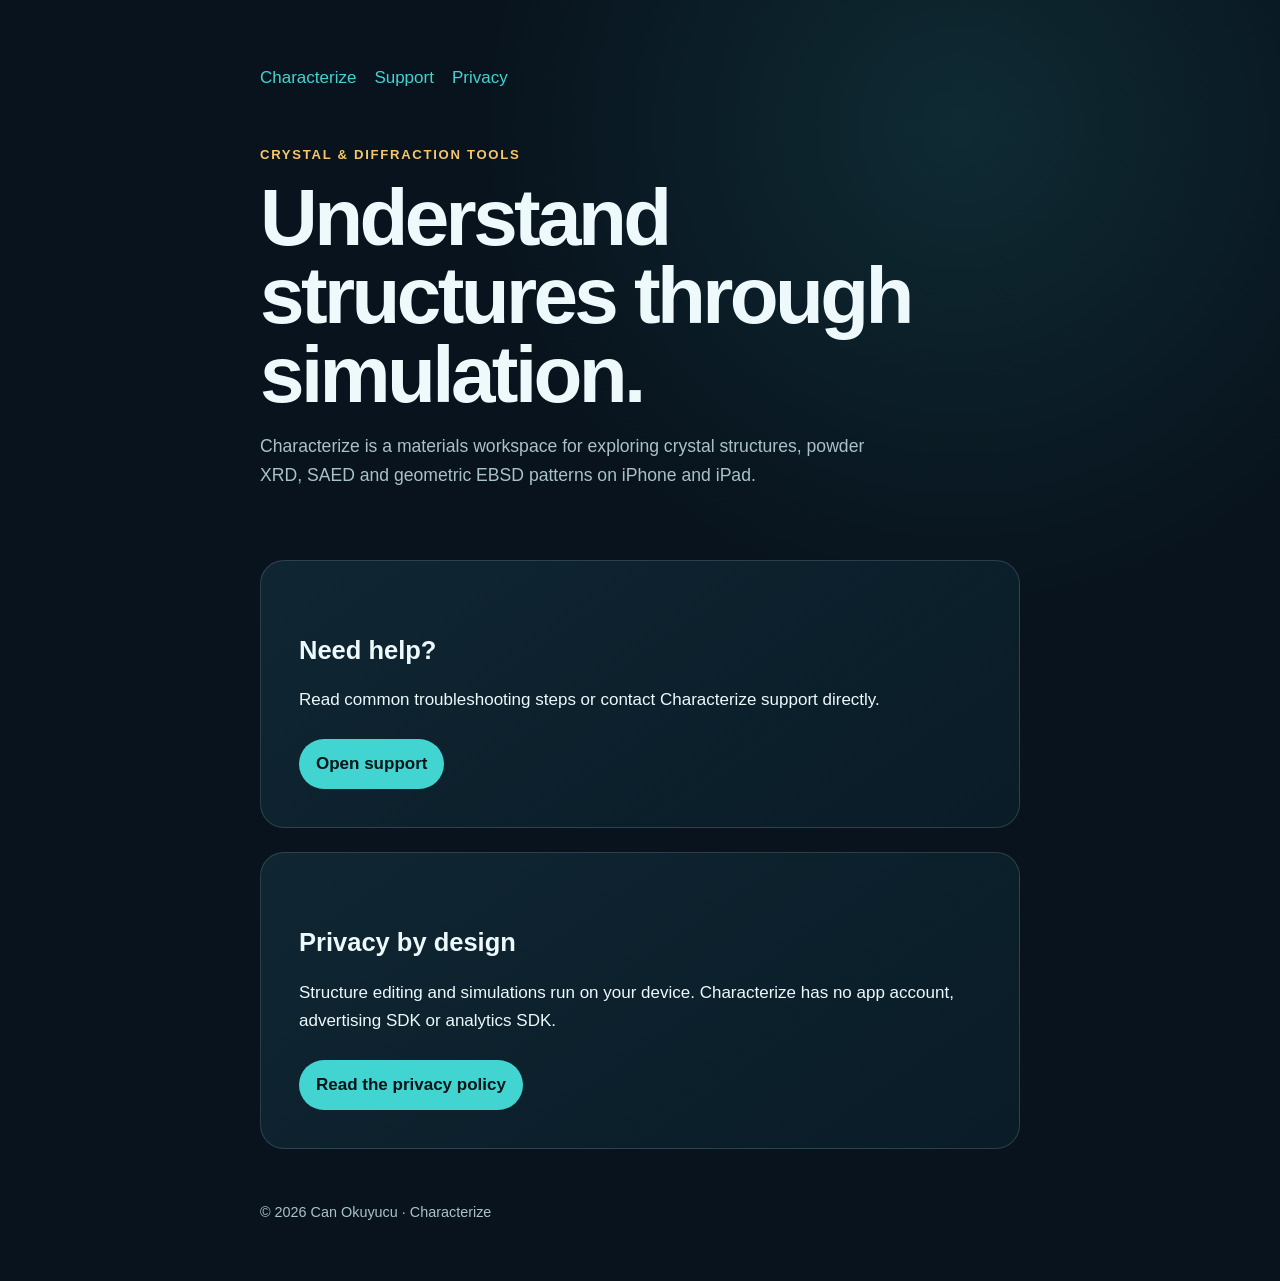
<file: index.html>
<!doctype html>
<html lang="en">
<head>
    <meta charset="utf-8">
    <meta name="viewport" content="width=device-width, initial-scale=1">
    <meta name="description" content="Official support and privacy information for the Characterize crystallography app.">
    <title>Characterize — Support & Privacy</title>
    <link rel="stylesheet" href="styles.css">
</head>
<body>
    <header>
        <nav aria-label="Primary navigation">
            <a href="index.html" aria-current="page">Characterize</a>
            <a href="support.html">Support</a>
            <a href="privacy.html">Privacy</a>
        </nav>
        <p class="eyebrow">Crystal & diffraction tools</p>
        <h1>Understand structures through simulation.</h1>
        <p class="lede">Characterize is a materials workspace for exploring crystal structures, powder XRD, SAED and geometric EBSD patterns on iPhone and iPad.</p>
    </header>
    <main>
        <section class="card">
            <h2>Need help?</h2>
            <p>Read common troubleshooting steps or contact Characterize support directly.</p>
            <a class="button" href="support.html">Open support</a>
        </section>
        <section class="card">
            <h2>Privacy by design</h2>
            <p>Structure editing and simulations run on your device. Characterize has no app account, advertising SDK or analytics SDK.</p>
            <a class="button" href="privacy.html">Read the privacy policy</a>
        </section>
    </main>
    <footer>© 2026 Can Okuyucu · Characterize</footer>
</body>
</html>
</file>
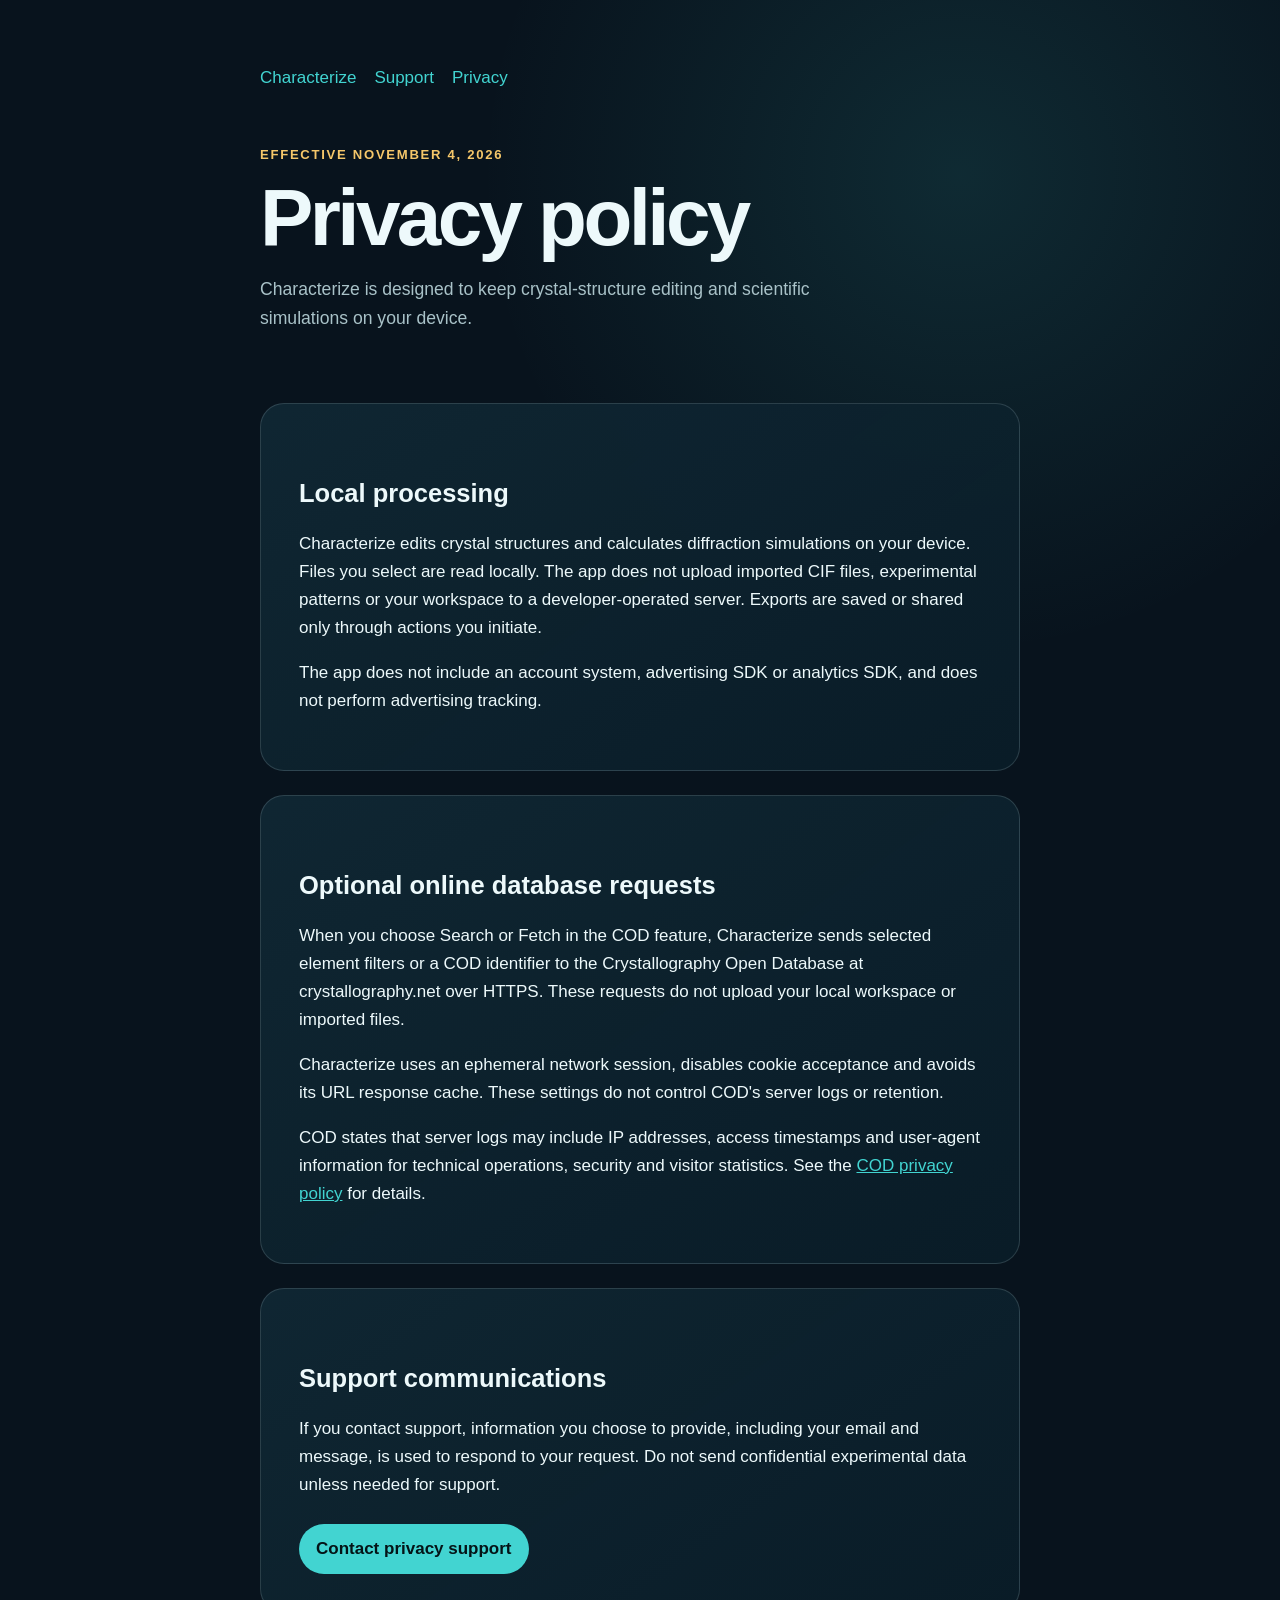
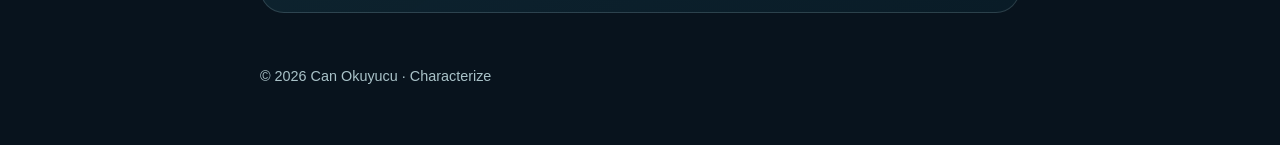
<file: privacy.html>
<!doctype html>
<html lang="en">
<head>
    <meta charset="utf-8">
    <meta name="viewport" content="width=device-width, initial-scale=1">
    <meta name="description" content="Privacy policy for the Characterize crystallography app.">
    <title>Privacy Policy — Characterize</title>
    <link rel="stylesheet" href="styles.css">
</head>
<body>
    <header>
        <nav aria-label="Primary navigation">
            <a href="index.html">Characterize</a>
            <a href="support.html">Support</a>
            <a href="privacy.html" aria-current="page">Privacy</a>
        </nav>
        <p class="eyebrow">Effective November 4, 2026</p>
        <h1>Privacy policy</h1>
        <p class="lede">Characterize is designed to keep crystal-structure editing and scientific simulations on your device.</p>
    </header>
    <main>
        <section class="card">
            <h2>Local processing</h2>
            <p>Characterize edits crystal structures and calculates diffraction simulations on your device. Files you select are read locally. The app does not upload imported CIF files, experimental patterns or your workspace to a developer-operated server. Exports are saved or shared only through actions you initiate.</p>
            <p>The app does not include an account system, advertising SDK or analytics SDK, and does not perform advertising tracking.</p>
        </section>
        <section class="card">
            <h2>Optional online database requests</h2>
            <p>When you choose Search or Fetch in the COD feature, Characterize sends selected element filters or a COD identifier to the Crystallography Open Database at crystallography.net over HTTPS. These requests do not upload your local workspace or imported files.</p>
            <p>Characterize uses an ephemeral network session, disables cookie acceptance and avoids its URL response cache. These settings do not control COD's server logs or retention.</p>
            <p>COD states that server logs may include IP addresses, access timestamps and user-agent information for technical operations, security and visitor statistics. See the <a href="https://www.crystallography.net/cod/documents/topic/privacy/COD-privacy-GDPR.pdf">COD privacy policy</a> for details.</p>
        </section>
        <section class="card">
            <h2>Support communications</h2>
            <p>If you contact support, information you choose to provide, including your email and message, is used to respond to your request. Do not send confidential experimental data unless needed for support.</p>
            <a class="button" href="mailto:characterizeapp@gmail.com">Contact privacy support</a>
        </section>
    </main>
    <footer>© 2026 Can Okuyucu · Characterize</footer>
</body>
</html>
</file>
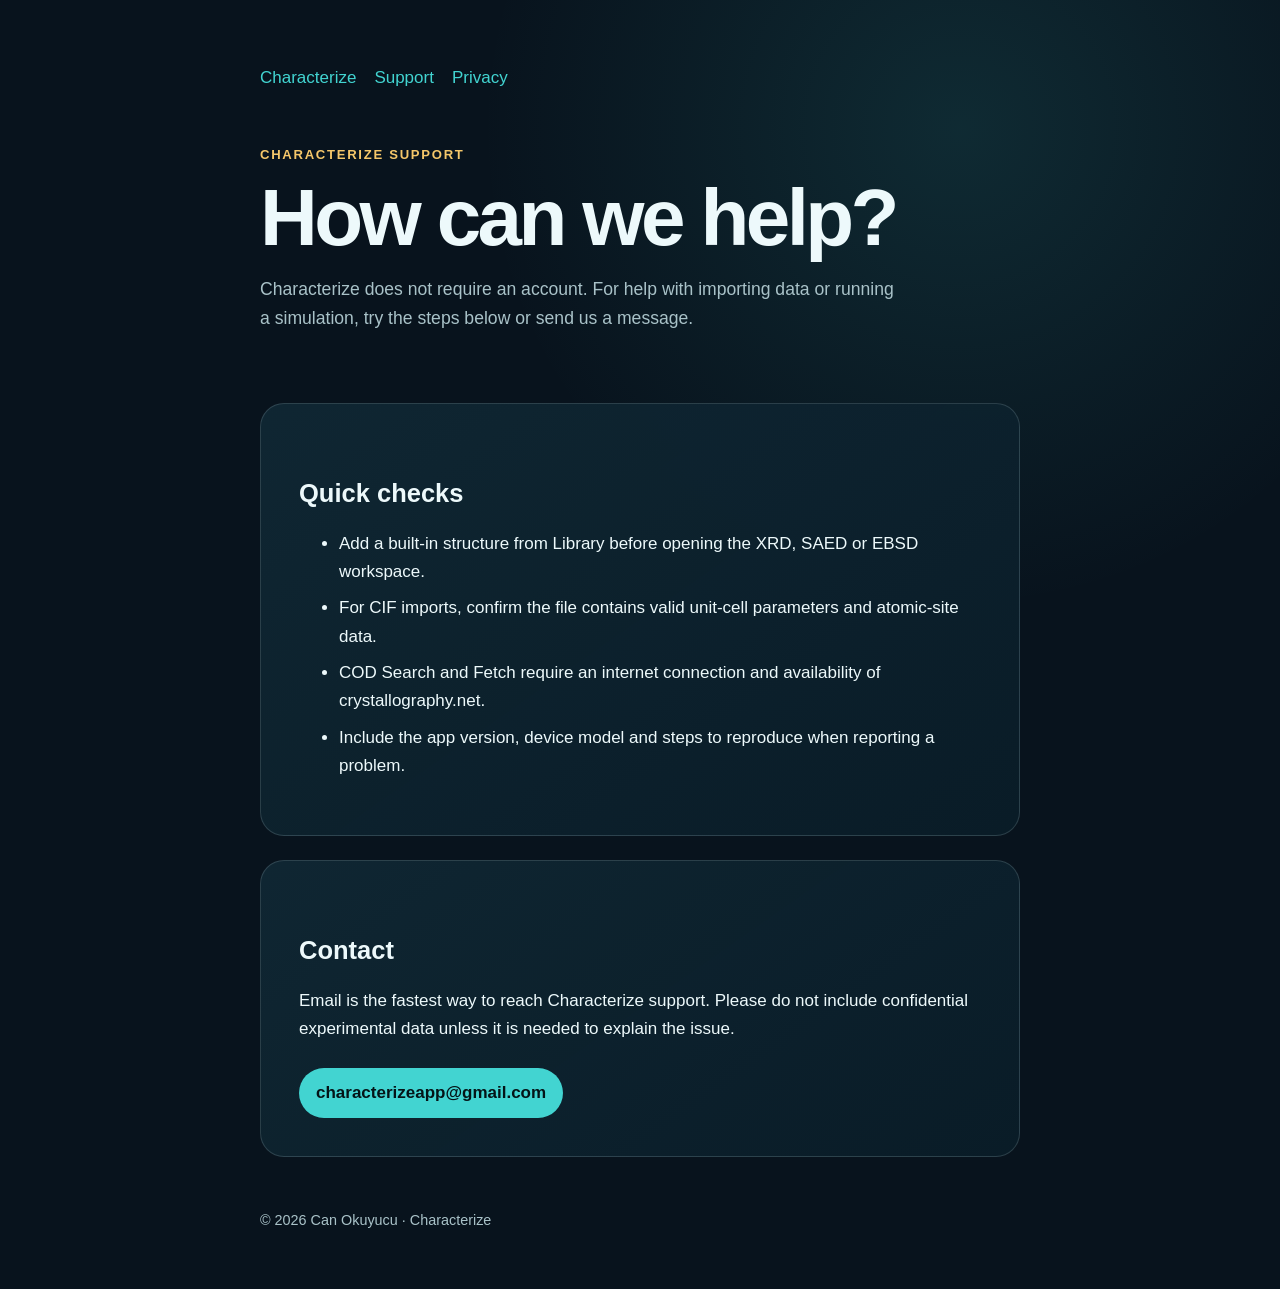
<file: support.html>
<!doctype html>
<html lang="en">
<head>
    <meta charset="utf-8">
    <meta name="viewport" content="width=device-width, initial-scale=1">
    <meta name="description" content="Support for the Characterize crystallography app.">
    <title>Support — Characterize</title>
    <link rel="stylesheet" href="styles.css">
</head>
<body>
    <header>
        <nav aria-label="Primary navigation">
            <a href="index.html">Characterize</a>
            <a href="support.html" aria-current="page">Support</a>
            <a href="privacy.html">Privacy</a>
        </nav>
        <p class="eyebrow">Characterize support</p>
        <h1>How can we help?</h1>
        <p class="lede">Characterize does not require an account. For help with importing data or running a simulation, try the steps below or send us a message.</p>
    </header>
    <main>
        <section class="card">
            <h2>Quick checks</h2>
            <ul>
                <li>Add a built-in structure from Library before opening the XRD, SAED or EBSD workspace.</li>
                <li>For CIF imports, confirm the file contains valid unit-cell parameters and atomic-site data.</li>
                <li>COD Search and Fetch require an internet connection and availability of crystallography.net.</li>
                <li>Include the app version, device model and steps to reproduce when reporting a problem.</li>
            </ul>
        </section>
        <section class="card">
            <h2>Contact</h2>
            <p>Email is the fastest way to reach Characterize support. Please do not include confidential experimental data unless it is needed to explain the issue.</p>
            <a class="button" href="mailto:characterizeapp@gmail.com">characterizeapp@gmail.com</a>
        </section>
    </main>
    <footer>© 2026 Can Okuyucu · Characterize</footer>
</body>
</html>
</file>
<file: styles.css>
:root {
    color-scheme: dark;
    --background: #08131d;
    --panel: #102734;
    --text: #edf9fb;
    --muted: #a9c2c8;
    --accent: #42d4d1;
    --warm: #f5c76a;
    --line: rgba(169, 194, 200, 0.2);
}

* { box-sizing: border-box; }

body {
    margin: 0;
    background:
        radial-gradient(circle at 75% 10%, rgba(66, 212, 209, 0.12), transparent 30rem),
        var(--background);
    color: var(--text);
    font: 17px/1.65 -apple-system, BlinkMacSystemFont, "Segoe UI", sans-serif;
}

a { color: var(--accent); }

header, main, footer {
    width: min(760px, calc(100% - 40px));
    margin-inline: auto;
}

header { padding: 64px 0 28px; }

nav {
    display: flex;
    flex-wrap: wrap;
    gap: 18px;
    margin-bottom: 52px;
}

nav a { text-decoration: none; }

.eyebrow {
    color: var(--warm);
    font-size: 0.82rem;
    font-weight: 700;
    letter-spacing: 0.13em;
    text-transform: uppercase;
}

h1 {
    max-width: 680px;
    margin: 8px 0 18px;
    font-size: clamp(2.4rem, 8vw, 5rem);
    line-height: 0.98;
    letter-spacing: -0.045em;
}

h2 { margin-top: 2.25rem; line-height: 1.2; }

.lede { max-width: 640px; color: var(--muted); font-size: 1.1rem; }

.card {
    margin: 24px 0;
    padding: clamp(22px, 5vw, 38px);
    border: 1px solid var(--line);
    border-radius: 24px;
    background: linear-gradient(145deg, rgba(16, 39, 52, 0.95), rgba(10, 29, 40, 0.92));
}

.button {
    display: inline-block;
    margin-top: 8px;
    padding: 11px 17px;
    border-radius: 999px;
    background: var(--accent);
    color: #041417;
    font-weight: 700;
    text-decoration: none;
}

li + li { margin-top: 0.55rem; }

footer {
    padding: 28px 0 56px;
    color: var(--muted);
    font-size: 0.9rem;
}

@media (prefers-reduced-motion: no-preference) {
    .card { transition: transform 180ms ease, border-color 180ms ease; }
    .card:hover { transform: translateY(-2px); border-color: rgba(66, 212, 209, 0.55); }
}
</file>
